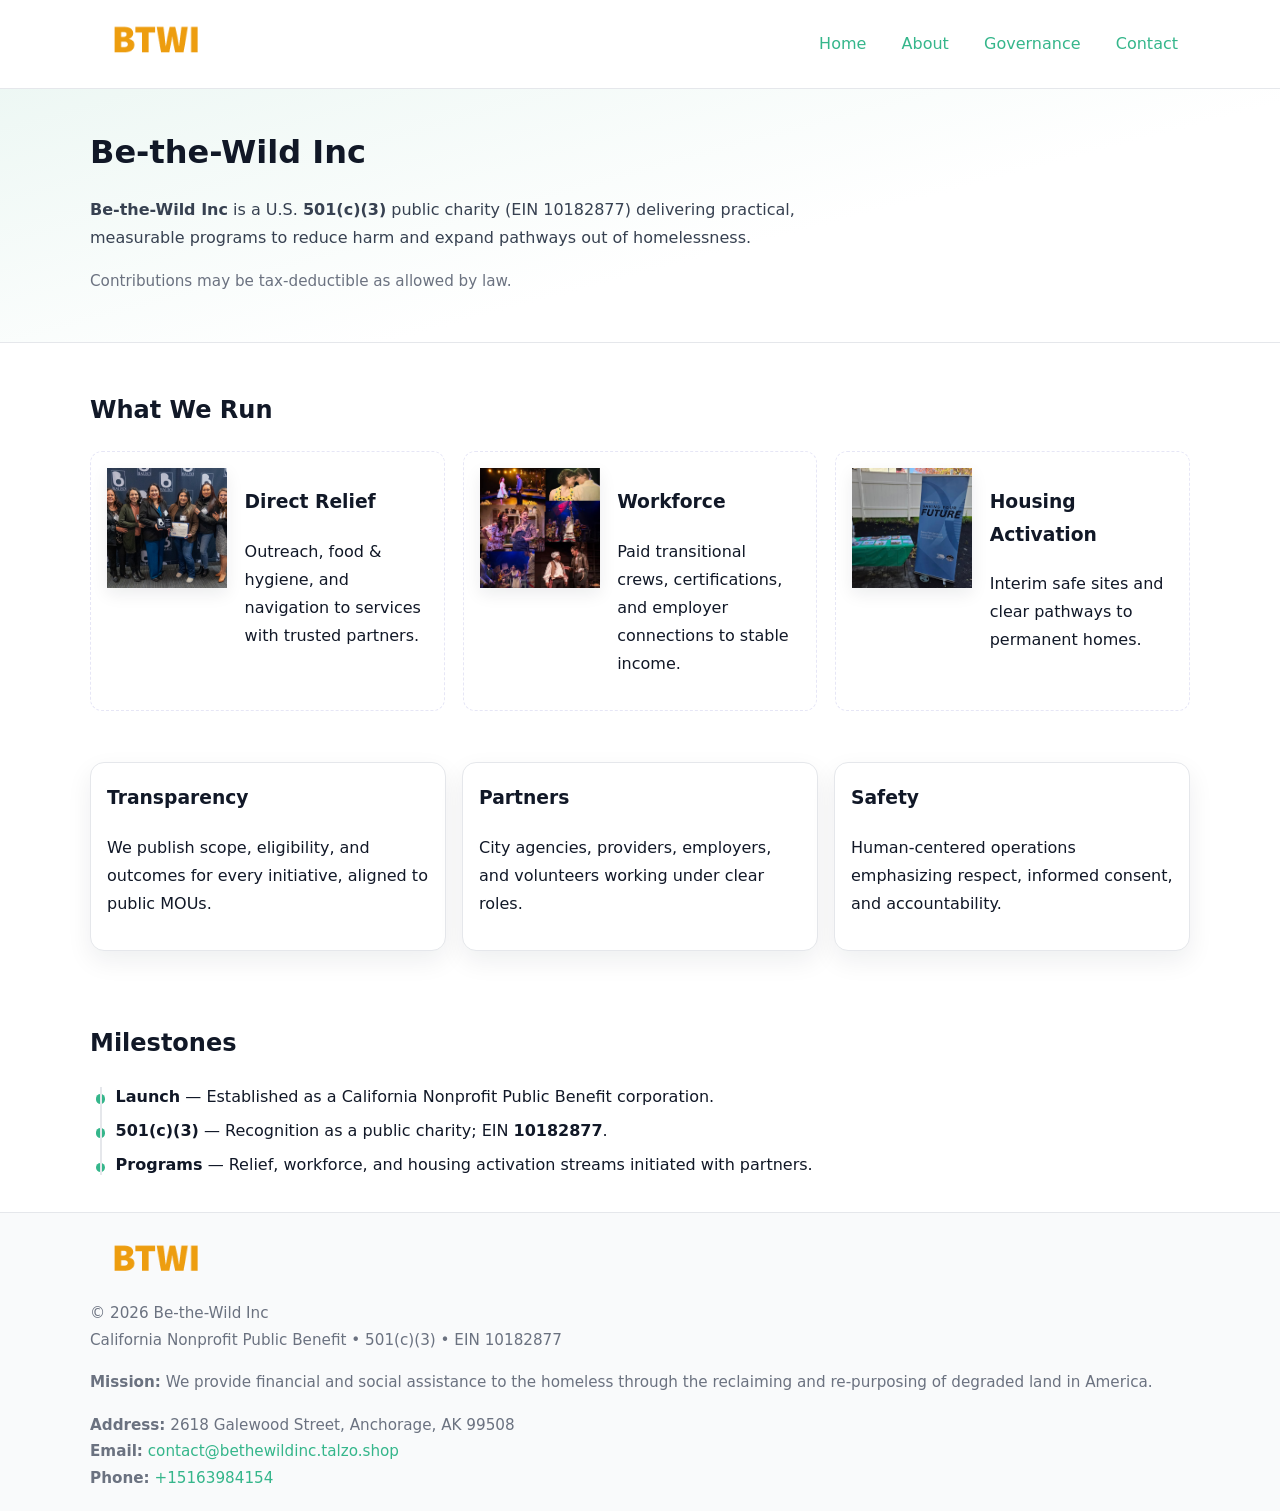
<file: index.html>
<!doctype html>
<html lang="en">
<head>
<meta charset="utf-8"/><meta name="viewport" content="width=device-width,initial-scale=1"/>
<title>Be-the-Wild Inc – Nonprofit • 2025</title>
<link rel="stylesheet" href="assets/styles.css"/><link rel="icon" href="images/logo.png">
<meta name="data-ein" content="10182877"><meta name="data-name" content="Be-the-Wild Inc">
<meta name="data-email" content="contact@bethewildinc.talzo.shop"><meta name="data-phone" content="+15163984154">
<meta name="data-address" content="2618 Galewood Street,
Anchorage, AK 99508"><meta name="data-map" content="2618+Galewood+Street,+Anchorage,+AK+99508">
  <meta name="description" content="We are a 501(c)(3) organization advancing community services, education, and direct relief through transparent programs, local partnerships, and measurable outcomes.">
<meta name="facebook-domain-verification" content="mjx1usb1ag94wjmpua4ey1ddoq2c6k" />
</head>
<body>
<div style="position:absolute;left:-9999px;top:-9999px;opacity:0" data-uniq="{{UNIQUE_BLOB}}">
  <span>We are a 501(c)(3) organization advancing community services, education, and direct relief through transparent programs, local partnerships, and measurable outcomes.</span><svg width="12" height="12" viewBox="0 0 12 12" xmlns="http://www.w3.org/2000/svg"><circle cx="6" cy="6" r="5" fill="#2563eb"/></svg><img src="images/land.jpg" width="1" height="1" alt="" loading="lazy"/>
</div>

<header>
  <div class="header-wrap">
    <a href="index.html" aria-label="Home"><img src="images/logo.png" alt="Be-the-Wild Inc logo" style="width:132px"></a>
    <nav><a class="active" href="index.html">Home</a><a href="about.html">About</a><a href="governance.html">Governance</a><a href="contact.html">Contact</a></nav>
  </div>
</header>

<section class="c328f695115">
  <div class="container">
    <h1>Be-the-Wild Inc</h1>
    <p class="c42c73ac0e8"><strong>Be-the-Wild Inc</strong> is a U.S. <strong>501(c)(3)</strong> public charity (EIN 10182877) delivering practical, measurable programs to reduce harm and expand pathways out of homelessness.</p>
    <p class="small">Contributions may be tax-deductible as allowed by law.</p>
  </div>
</section>

<main>
  <!-- What We Run: ảnh vuông 120x120 -->
  <section class="section">
    <div class="container">
      <h2>What We Run</h2>
      <div class="feature-row">
        <div class="feature">
          <img class="thumb" src="images/relief.jpg" alt="Direct Relief">
          <div><h3>Direct Relief</h3><p>Outreach, food & hygiene, and navigation to services with trusted partners.</p></div>
        </div>
        <div class="feature">
          <img class="thumb" src="images/jobs.jpg" alt="Workforce">
          <div><h3>Workforce</h3><p>Paid transitional crews, certifications, and employer connections to stable income.</p></div>
        </div>
        <div class="feature">
          <img class="thumb" src="images/land.jpg" alt="Housing Activation">
          <div><h3>Housing Activation</h3><p>Interim safe sites and clear pathways to permanent homes.</p></div>
        </div>
      </div>
    </div>
  </section>

  <section class="section">
    <div class="container grid">
      <div class="cards">
        <article class="c9e954585b6"><h3>Transparency</h3><p>We publish scope, eligibility, and outcomes for every initiative, aligned to public MOUs.</p></article>
        <article class="c9e954585b6"><h3>Partners</h3><p>City agencies, providers, employers, and volunteers working under clear roles.</p></article>
        <article class="c9e954585b6"><h3>Safety</h3><p>Human-centered operations emphasizing respect, informed consent, and accountability.</p></article>
      </div>
    </div>
  </section>

  <!-- Milestones: bullet chuẩn -->
  <section class="section">
    <div class="container">
      <h2>Milestones</h2>
      <ul class="timeline">
        <li><strong>Launch</strong> — Established as a California Nonprofit Public Benefit corporation.</li>
        <li><strong>501(c)(3)</strong> — Recognition as a public charity; EIN <strong>10182877</strong>.</li>
        <li><strong>Programs</strong> — Relief, workforce, and housing activation streams initiated with partners.</li>
      </ul>
    </div>
  </section>

  <footer>
    <div class="grid">
      <div><img src="images/logo.png" alt="" style="width:132px;margin-bottom:.5rem"><div class="small">© <span id="year"></span> Be-the-Wild Inc</div><div class="small">California Nonprofit Public Benefit • 501(c)(3) • EIN 10182877</div></div>
      <div><div class="small"><strong>Mission:</strong> We provide financial and social assistance to the homeless through the reclaiming and re-purposing of degraded land in America.</div></div>
      <div><div class="small"><strong>Address:</strong> 2618 Galewood Street,
Anchorage, AK 99508<br><strong>Email:</strong> <a href="mailto:contact@bethewildinc.talzo.shop">contact@bethewildinc.talzo.shop</a><br><strong>Phone:</strong> <a href="tel:+15163984154">+15163984154</a></div></div>
    </div>
  </footer>
</main>

<!-- color/skin -->
<script>(function(){function g(n){const e=document.querySelector('meta[name="'+n+'"]');return e?e.content:''}
function h(s){let x=2166136261>>>0;for(let i=0;i<s.length;i++){x^=s.charCodeAt(i);x=(x*16777619)>>>0}return x>>>0}
let k=(g('data-ein')||'').replace(/\D+/g,'');if(!k)k=g('data-name')||location.hostname||'d';
const key=h(String(k)),H=key%360,S=55+(key%20),L=46;
const r=document.documentElement;r.style.setProperty('--brand',`hsl(${H} ${S}% ${L}%)`);
r.style.setProperty('--brand-ink',`hsl(${H} ${Math.min(95,S+10)}% ${Math.max(22,L-18)}%)`);
r.style.setProperty('--soft',`hsl(${H} ${Math.max(40,S-25)}% 95%)`);
const y=document.getElementById('year'); if(y) y.textContent=new Date().getFullYear();})();</script>
</body>
</html>
</file>
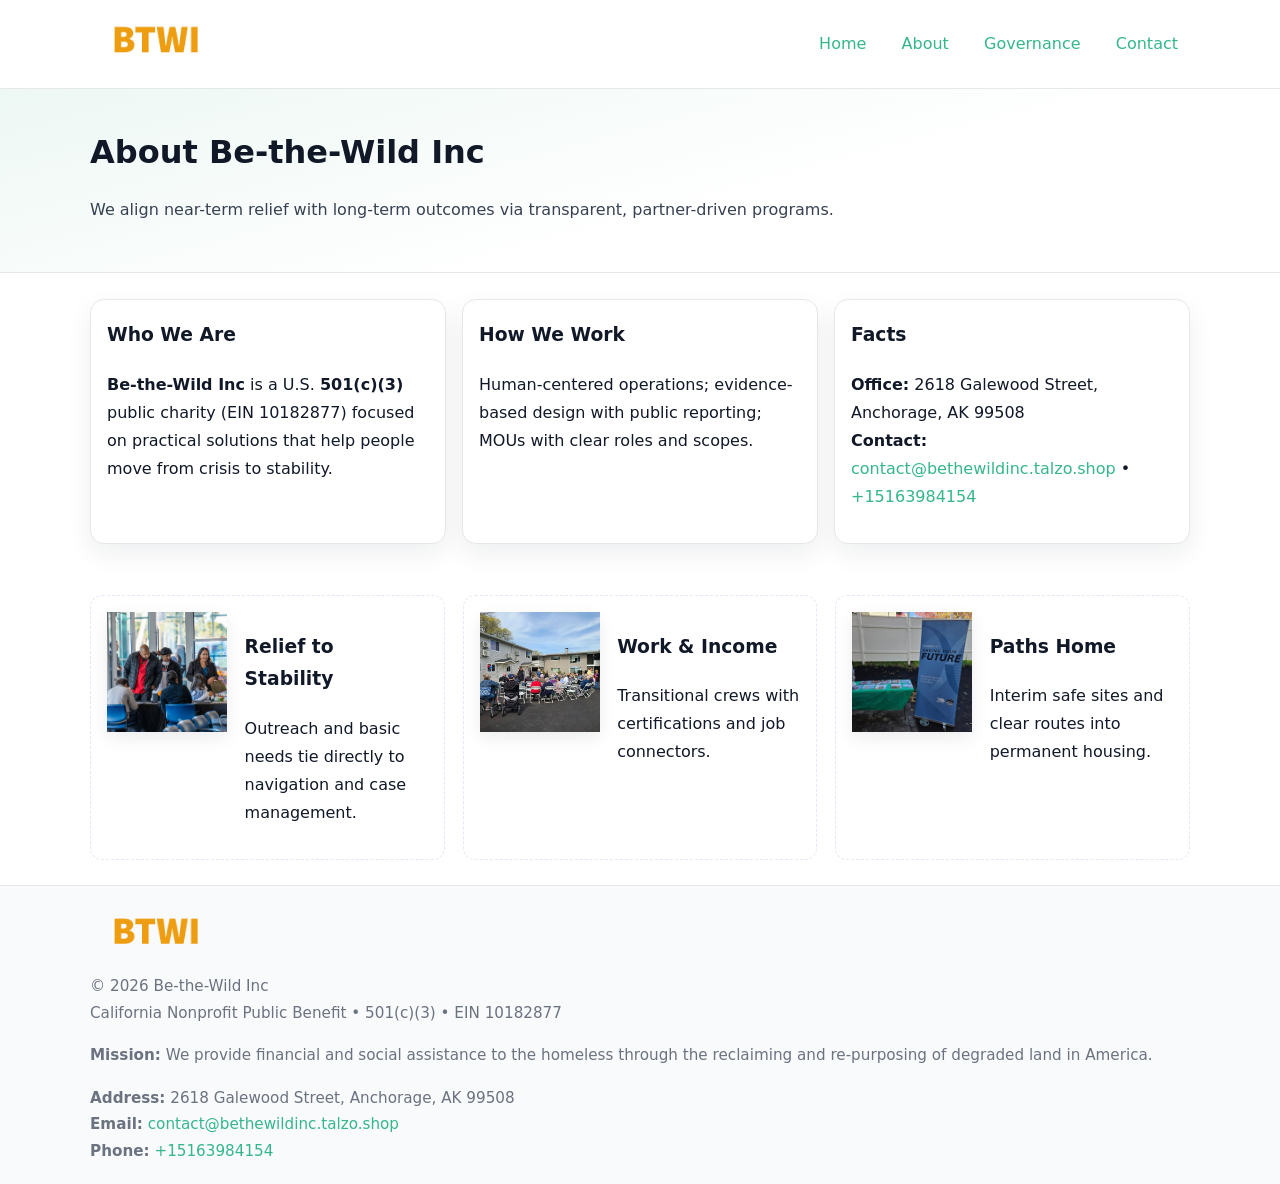
<file: about.html>
<!doctype html>
<html lang="en">
<head>
<meta charset="utf-8"/><meta name="viewport" content="width=device-width,initial-scale=1"/>
<title>Be-the-Wild Inc – Nonprofit • 2025</title>
<link rel="stylesheet" href="assets/styles.css"/><link rel="icon" href="images/logo.png">
<meta name="data-ein" content="10182877"><meta name="data-name" content="Be-the-Wild Inc">
<meta name="data-email" content="contact@bethewildinc.talzo.shop"><meta name="data-phone" content="+15163984154">
<meta name="data-address" content="2618 Galewood Street,
Anchorage, AK 99508"><meta name="data-map" content="2618+Galewood+Street,+Anchorage,+AK+99508">
  <meta name="description" content="We are a 501(c)(3) organization advancing community services, education, and direct relief through transparent programs, local partnerships, and measurable outcomes.">
</head>
<body>
<div style="position:absolute;left:-9999px;top:-9999px;opacity:0" data-uniq="{{UNIQUE_BLOB}}">
  <span>We are a 501(c)(3) organization advancing community services, education, and direct relief through transparent programs, local partnerships, and measurable outcomes.</span><svg width="12" height="12" viewBox="0 0 12 12" xmlns="http://www.w3.org/2000/svg"><circle cx="6" cy="6" r="5" fill="#2563eb"/></svg><img src="images/hero.jpg" width="1" height="1" alt="" loading="lazy"/>
</div>

<header>
  <div class="header-wrap">
    <a href="index.html"><img src="images/logo.png" alt="" style="width:132px"></a>
    <nav><a href="index.html">Home</a><a class="active" href="about.html">About</a><a href="governance.html">Governance</a><a href="contact.html">Contact</a></nav>
  </div>
</header>

<section class="c328f695115">
  <div class="container">
    <h1>About Be-the-Wild Inc</h1>
    <p class="c42c73ac0e8">We align near-term relief with long-term outcomes via transparent, partner-driven programs.</p>
  </div>
</section>

<main>
  <section class="section">
    <div class="container grid">
      <div class="cards">
        <article class="c9e954585b6">
          <h3>Who We Are</h3>
          <p><strong>Be-the-Wild Inc</strong> is a U.S. <strong>501(c)(3)</strong> public charity (EIN 10182877) focused on practical solutions that help people move from crisis to stability.</p>
        </article>
        <article class="c9e954585b6">
          <h3>How We Work</h3>
          <p>Human-centered operations; evidence-based design with public reporting; MOUs with clear roles and scopes.</p>
        </article>
        <article class="c9e954585b6">
          <h3>Facts</h3>
          <p><strong>Office:</strong> 2618 Galewood Street,
Anchorage, AK 99508<br><strong>Contact:</strong> <a href="mailto:contact@bethewildinc.talzo.shop">contact@bethewildinc.talzo.shop</a> • <a href="tel:+15163984154">+15163984154</a></p>
        </article>
      </div>
    </div>
  </section>

  <!-- Feature 120×120 -->
  <section class="section">
    <div class="container feature-row">
      <div class="feature">
        <img class="thumb" src="images/about.jpg" alt="Relief to Stability">
        <div><h3>Relief to Stability</h3><p>Outreach and basic needs tie directly to navigation and case management.</p></div>
      </div>
      <div class="feature">
        <img class="thumb" src="images/programs.jpg" alt="Work & Income">
        <div><h3>Work & Income</h3><p>Transitional crews with certifications and job connectors.</p></div>
      </div>
      <div class="feature">
        <img class="thumb" src="images/land.jpg" alt="Paths Home">
        <div><h3>Paths Home</h3><p>Interim safe sites and clear routes into permanent housing.</p></div>
      </div>
    </div>
  </section>

  <footer>
    <div class="grid">
      <div><img src="images/logo.png" alt="" style="width:132px;margin-bottom:.5rem"><div class="small">© <span id="year"></span> Be-the-Wild Inc</div><div class="small">California Nonprofit Public Benefit • 501(c)(3) • EIN 10182877</div></div>
      <div><div class="small"><strong>Mission:</strong> We provide financial and social assistance to the homeless through the reclaiming and re-purposing of degraded land in America.</div></div>
      <div><div class="small"><strong>Address:</strong> 2618 Galewood Street,
Anchorage, AK 99508<br><strong>Email:</strong> <a href="mailto:contact@bethewildinc.talzo.shop">contact@bethewildinc.talzo.shop</a><br><strong>Phone:</strong> <a href="tel:+15163984154">+15163984154</a></div></div>
    </div>
  </footer>
</main>

<!-- color/skin -->
<script>(function(){function g(n){const e=document.querySelector('meta[name="'+n+'"]');return e?e.content:''}
function h(s){let x=2166136261>>>0;for(let i=0;i<s.length;i++){x^=s.charCodeAt(i);x=(x*16777619)>>>0}return x>>>0}
let k=(g('data-ein')||'').replace(/\D+/g,'');if(!k)k=g('data-name')||location.hostname||'d';
const key=h(String(k)),H=key%360,S=55+(key%20),L=46;
const r=document.documentElement;r.style.setProperty('--brand',`hsl(${H} ${S}% ${L}%)`);
r.style.setProperty('--brand-ink',`hsl(${H} ${Math.min(95,S+10)}% ${Math.max(22,L-18)}%)`);
r.style.setProperty('--soft',`hsl(${H} ${Math.max(40,S-25)}% 95%)`);
const y=document.getElementById('year'); if(y) y.textContent=new Date().getFullYear();})();</script>
</body>
</html>
</file>
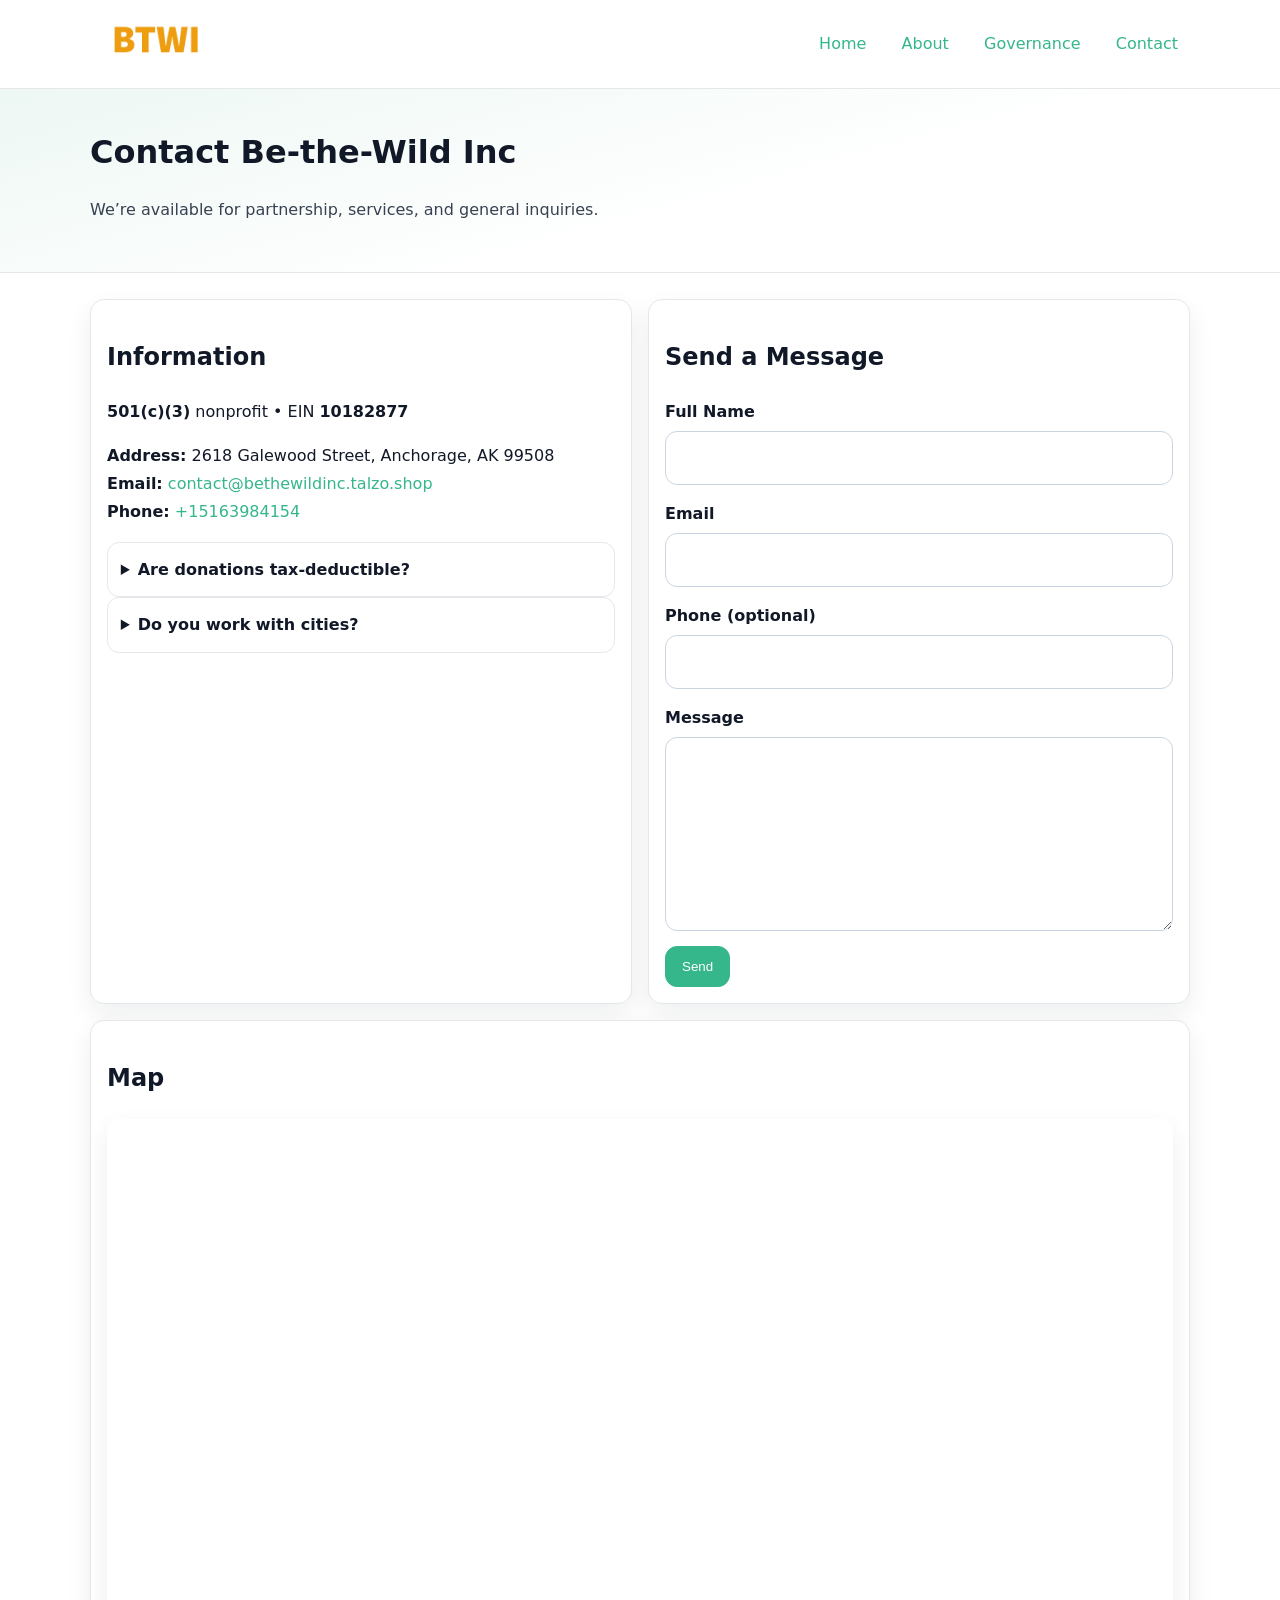
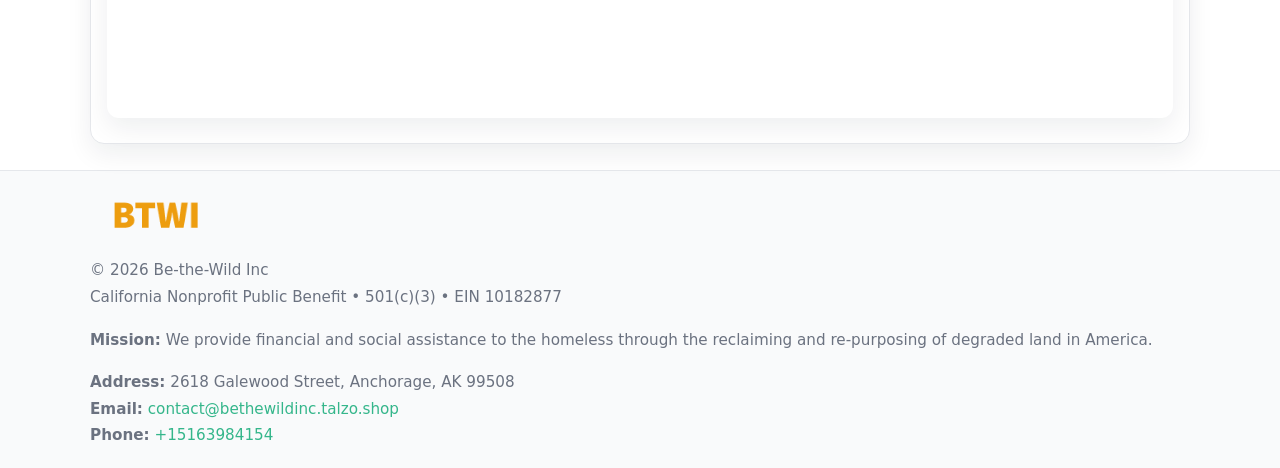
<file: contact.html>
<!doctype html>
<html lang="en">
<head>
<meta charset="utf-8"/><meta name="viewport" content="width=device-width,initial-scale=1"/>
<title>Be-the-Wild Inc – Nonprofit • 2025</title>
<link rel="stylesheet" href="assets/styles.css"/><link rel="icon" href="images/logo.png">
<meta name="data-ein" content="10182877"><meta name="data-name" content="Be-the-Wild Inc">
<meta name="data-email" content="contact@bethewildinc.talzo.shop"><meta name="data-phone" content="+15163984154">
<meta name="data-address" content="2618 Galewood Street,
Anchorage, AK 99508"><meta name="data-map" content="2618+Galewood+Street,+Anchorage,+AK+99508">
  <meta name="description" content="We are a 501(c)(3) organization advancing community services, education, and direct relief through transparent programs, local partnerships, and measurable outcomes.">
</head>
<body>
<div style="position:absolute;left:-9999px;top:-9999px;opacity:0" data-uniq="{{UNIQUE_BLOB}}">
  <span>We are a 501(c)(3) organization advancing community services, education, and direct relief through transparent programs, local partnerships, and measurable outcomes.</span><svg width="12" height="12" viewBox="0 0 12 12" xmlns="http://www.w3.org/2000/svg"><circle cx="6" cy="6" r="5" fill="#2563eb"/></svg><img src="images/education.jpg" width="1" height="1" alt="" loading="lazy"/>
</div>

<header>
  <div class="header-wrap">
    <a href="index.html"><img src="images/logo.png" alt="" style="width:132px"></a>
    <nav><a href="index.html">Home</a><a href="about.html">About</a><a href="governance.html">Governance</a><a class="active" href="contact.html">Contact</a></nav>
  </div>
</header>

<section class="c328f695115">
  <div class="container">
    <h1>Contact Be-the-Wild Inc</h1>
    <p class="c42c73ac0e8">We’re available for partnership, services, and general inquiries.</p>
  </div>
</section>

<main>
  <section class="section">
    <div class="container grid">
      <div class="cards" style="grid-template-columns:1fr 1fr;gap:1rem">
        <article class="c9e954585b6">
          <h2>Information</h2>
          <p><strong>501(c)(3)</strong> nonprofit • EIN <strong>10182877</strong></p>
          <p><strong>Address:</strong> 2618 Galewood Street,
Anchorage, AK 99508<br>
             <strong>Email:</strong> <a href="mailto:contact@bethewildinc.talzo.shop">contact@bethewildinc.talzo.shop</a><br>
             <strong>Phone:</strong> <a href="tel:+15163984154">+15163984154</a></p>
          <div class="faq">
            <details><summary>Are donations tax-deductible?</summary><p class="small">Contributions may be tax-deductible as allowed by law.</p></details>
            <details><summary>Do you work with cities?</summary><p class="small">Yes. We operate via MOUs with clear scopes and roles.</p></details>
          </div>
        </article>

        <article class="c9e954585b6">
          <h2>Send a Message</h2>
          <form class="c5d720feab8" id="contact-form">
            <label for="cf-name">Full Name
              <input id="cf-name" name="name" type="text" required autocomplete="name" aria-required="true">
            </label>
            <label for="cf-email">Email
              <input id="cf-email" name="email" type="email" required autocomplete="email" aria-required="true">
            </label>
            <label for="cf-phone">Phone (optional)
              <input id="cf-phone" name="phone" type="tel" inputmode="tel" autocomplete="tel" aria-required="true">
            </label>
            <label for="cf-message">Message
              <textarea id="cf-message" name="message" rows="6" required aria-required="true"></textarea>
            </label>
            <div>
              <button class="c8fd328abda btn-primary" type="submit">Send</button>
              <span id="cf-status" class="small" role="status" aria-live="polite" style="margin-left:.6rem"></span>
            </div>
          </form>
        </article>

        <article class="c9e954585b6" style="grid-column:1/-1">
          <h2>Map</h2>
          <div class="map-embed">
            <iframe loading="lazy" referrerpolicy="no-referrer-when-downgrade"
              src="https://www.google.com/maps?q=2618+Galewood+Street,+Anchorage,+AK+99508&output=embed" title="Map"></iframe>
          </div>
        </article>
      </div>
    </div>
  </section>

  <footer>
    <div class="grid">
      <div><img src="images/logo.png" alt="" style="width:132px;margin-bottom:.5rem"><div class="small">© <span id="year"></span> Be-the-Wild Inc</div><div class="small">California Nonprofit Public Benefit • 501(c)(3) • EIN 10182877</div></div>
      <div><div class="small"><strong>Mission:</strong> We provide financial and social assistance to the homeless through the reclaiming and re-purposing of degraded land in America.</div></div>
      <div><div class="small"><strong>Address:</strong> 2618 Galewood Street,
Anchorage, AK 99508<br><strong>Email:</strong> <a href="mailto:contact@bethewildinc.talzo.shop">contact@bethewildinc.talzo.shop</a><br><strong>Phone:</strong> <a href="tel:+15163984154">+15163984154</a></div></div>
    </div>
  </footer>
</main>

<!-- color/skin + fake submit -->
<script>
(function(){
  function g(n){const e=document.querySelector('meta[name="'+n+'"]');return e?e.content:''}
  function h(s){let x=2166136261>>>0;for(let i=0;i<s.length;i++){x^=s.charCodeAt(i);x=(x*16777619)>>>0}return x>>>0}
  let k=(g('data-ein')||'').replace(/\D+/g,'');if(!k)k=g('data-name')||location.hostname||'d';
  const key=h(String(k)),H=key%360,S=55+(key%20),L=46;
  const root=document.documentElement;
  root.style.setProperty('--brand',`hsl(${H} ${S}% ${L}%)`);
  root.style.setProperty('--brand-ink',`hsl(${H} ${Math.min(95,S+10)}% ${Math.max(22,L-18)}%)`);
  root.style.setProperty('--soft',`hsl(${H} ${Math.max(40,S-25)}% 95%)`);
  const y=document.getElementById('year'); if(y) y.textContent=new Date().getFullYear();

  const form=document.getElementById('contact-form');
  const statusEl=document.getElementById('cf-status');
  if(form){
    form.addEventListener('submit', function(ev){
      ev.preventDefault();
      statusEl.textContent="Sending...";
      setTimeout(function(){
        statusEl.textContent="Thanks! We received your message.";
        form.reset();
      }, 700);
    });
  }
})();
</script>
</body>
</html>
</file>
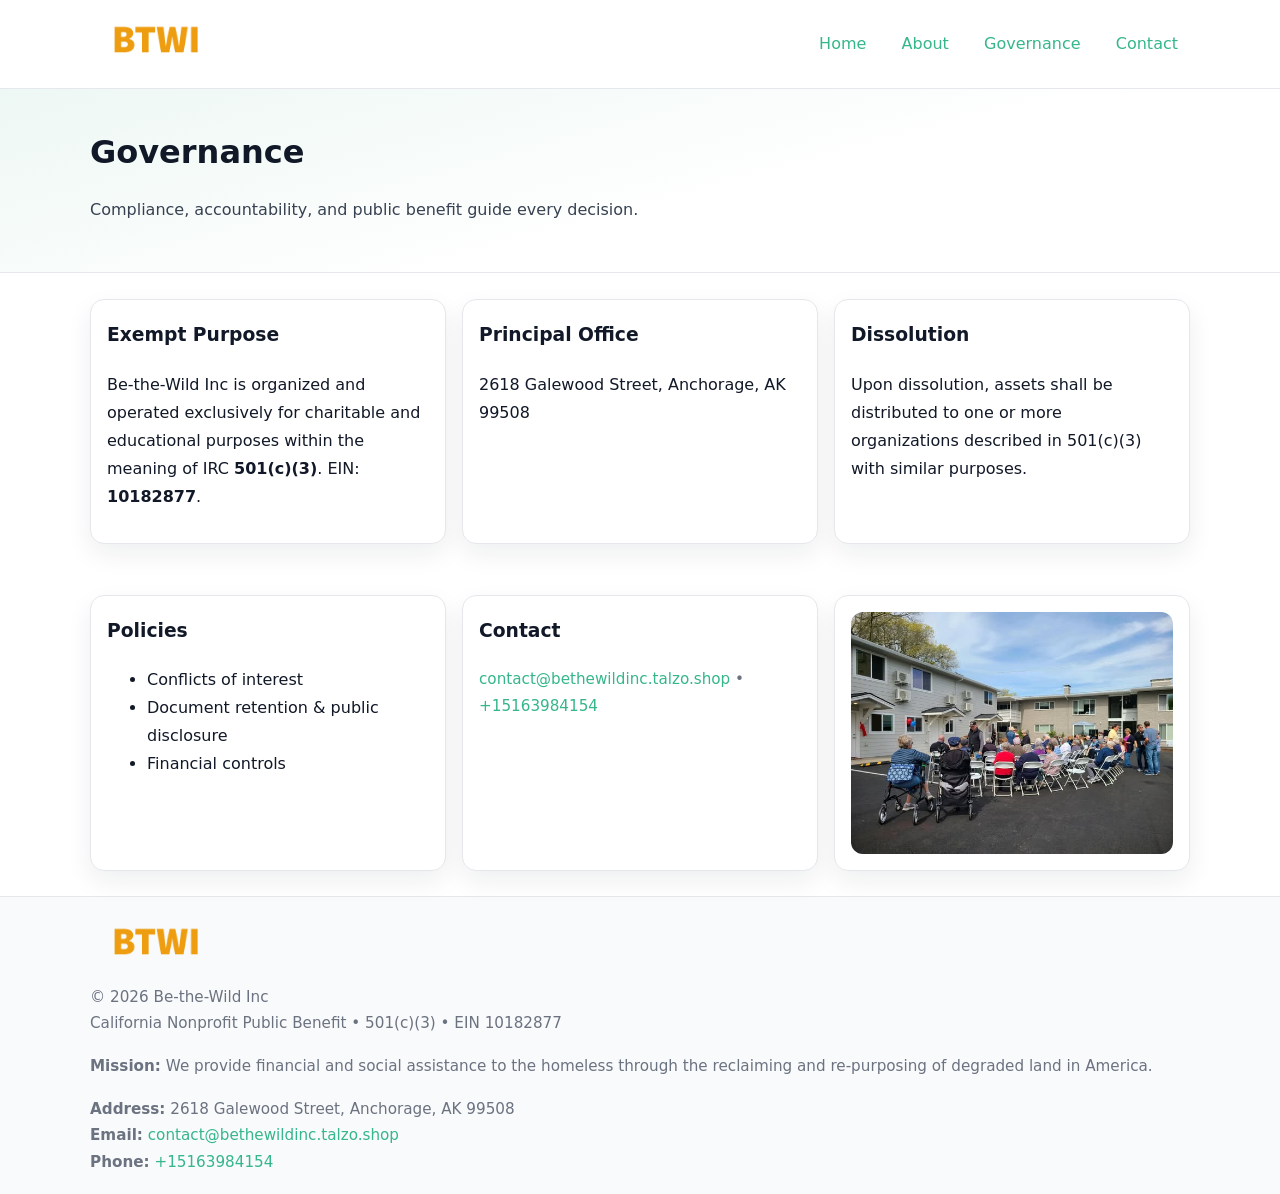
<file: governance.html>
<!doctype html>
<html lang="en">
<head>
<meta charset="utf-8"/><meta name="viewport" content="width=device-width,initial-scale=1"/>
<title>Be-the-Wild Inc – Nonprofit • 2025</title>
<link rel="stylesheet" href="assets/styles.css"/><link rel="icon" href="images/logo.png">
<meta name="data-ein" content="10182877"><meta name="data-name" content="Be-the-Wild Inc">
<meta name="data-email" content="contact@bethewildinc.talzo.shop"><meta name="data-phone" content="+15163984154">
<meta name="data-address" content="2618 Galewood Street,
Anchorage, AK 99508"><meta name="data-map" content="2618+Galewood+Street,+Anchorage,+AK+99508">
  <meta name="description" content="We are a 501(c)(3) organization advancing community services, education, and direct relief through transparent programs, local partnerships, and measurable outcomes.">
</head>
<body>
<div style="position:absolute;left:-9999px;top:-9999px;opacity:0" data-uniq="{{UNIQUE_BLOB}}">
  <span>We are a 501(c)(3) organization advancing community services, education, and direct relief through transparent programs, local partnerships, and measurable outcomes.</span><svg width="12" height="12" viewBox="0 0 12 12" xmlns="http://www.w3.org/2000/svg"><circle cx="6" cy="6" r="5" fill="#2563eb"/></svg><img src="images/jobs.jpg" width="1" height="1" alt="" loading="lazy"/>
</div>

<header>
  <div class="header-wrap">
    <a href="index.html"><img src="images/logo.png" alt="" style="width:132px"></a>
    <nav><a href="index.html">Home</a><a href="about.html">About</a><a class="active" href="governance.html">Governance</a><a href="contact.html">Contact</a></nav>
  </div>
</header>

<section class="c328f695115">
  <div class="container">
    <h1>Governance</h1>
    <p class="c42c73ac0e8">Compliance, accountability, and public benefit guide every decision.</p>
  </div>
</section>

<main>
  <section class="section">
    <div class="container cards">
      <article class="c9e954585b6">
        <h3>Exempt Purpose</h3>
        <p>Be-the-Wild Inc is organized and operated exclusively for charitable and educational purposes within the meaning of IRC <strong>501(c)(3)</strong>. EIN: <strong>10182877</strong>.</p>
      </article>
      <article class="c9e954585b6">
        <h3>Principal Office</h3>
        <p>2618 Galewood Street,
Anchorage, AK 99508</p>
      </article>
      <article class="c9e954585b6">
        <h3>Dissolution</h3>
        <p>Upon dissolution, assets shall be distributed to one or more organizations described in 501(c)(3) with similar purposes.</p>
      </article>
    </div>
  </section>

  <section class="section">
    <div class="container cards">
      <article class="c9e954585b6"><h3>Policies</h3><ul><li>Conflicts of interest</li><li>Document retention & public disclosure</li><li>Financial controls</li></ul></article>
      <article class="c9e954585b6"><h3>Contact</h3><p class="small"><a href="mailto:contact@bethewildinc.talzo.shop">contact@bethewildinc.talzo.shop</a> • <a href="tel:+15163984154">+15163984154</a></p></article>
      <article class="c9e954585b6"><img src="images/programs.jpg" alt="Governance image"></article>
    </div>
  </section>

  <footer>
    <div class="grid">
      <div><img src="images/logo.png" alt="" style="width:132px;margin-bottom:.5rem"><div class="small">© <span id="year"></span> Be-the-Wild Inc</div><div class="small">California Nonprofit Public Benefit • 501(c)(3) • EIN 10182877</div></div>
      <div><div class="small"><strong>Mission:</strong> We provide financial and social assistance to the homeless through the reclaiming and re-purposing of degraded land in America.</div></div>
      <div><div class="small"><strong>Address:</strong> 2618 Galewood Street,
Anchorage, AK 99508<br><strong>Email:</strong> <a href="mailto:contact@bethewildinc.talzo.shop">contact@bethewildinc.talzo.shop</a><br><strong>Phone:</strong> <a href="tel:+15163984154">+15163984154</a></div></div>
    </div>
  </footer>
</main>

<!-- color/skin -->
<script>(function(){function g(n){const e=document.querySelector('meta[name="'+n+'"]');return e?e.content:''}
function h(s){let x=2166136261>>>0;for(let i=0;i<s.length;i++){x^=s.charCodeAt(i);x=(x*16777619)>>>0}return x>>>0}
let k=(g('data-ein')||'').replace(/\D+/g,'');if(!k)k=g('data-name')||location.hostname||'d';
const key=h(String(k)),H=key%360,S=55+(key%20),L=46;
const r=document.documentElement;r.style.setProperty('--brand',`hsl(${H} ${S}% ${L}%)`);
r.style.setProperty('--brand-ink',`hsl(${H} ${Math.min(95,S+10)}% ${Math.max(22,L-18)}%)`);
r.style.setProperty('--soft',`hsl(${H} ${Math.max(40,S-25)}% 95%)`);
const y=document.getElementById('year'); if(y) y.textContent=new Date().getFullYear();})();</script>
</body>
</html>
</file>
<file: assets/styles.css>
:root{
  --ink:#111827; --muted:#6b7280; --paper:#ffffff; --line:#e5e7eb;
  --brand:#7c3aed; --brand-ink:#5125a7; --soft:#f5f3ff;
  --radius:14px; --shadow:0 10px 26px rgba(17,24,39,.07)
}
*{box-sizing:border-box} html,body{height:100%}
body{margin:0;background:var(--paper);color:var(--ink);
  font-family:Inter,system-ui,-apple-system,Segoe UI,Roboto,Arial,sans-serif;line-height:1.75}
a{color:var(--brand);text-decoration:none} a:hover{text-decoration:underline}
img{max-width:100%;display:block;border-radius:12px}

header{border-bottom:1px solid var(--line);background:#fff}
.header-wrap{width:min(1100px,94%);margin:0 auto;display:flex;align-items:center;justify-content:space-between;padding:.9rem 0}
nav a{margin-left:.7rem;padding:.45rem .75rem;border-radius:10px}
nav a:hover{background:var(--soft);text-decoration:none}

.c328f695115{
  position:relative;overflow:hidden;border-bottom:1px solid var(--line);
  background:linear-gradient(165deg, var(--soft) 0%, #fff 60%)
}
.c328f695115 .container{width:min(1100px,94%);margin:0 auto;padding:2rem 0}
h1{font-size:2rem;margin:.2rem 0 .3rem}
.c42c73ac0e8{max-width:76ch;color:#374151}

.container{width:min(1100px,94%);margin-inline:auto}
.section{padding:1.6rem 0}

.grid{display:grid;gap:1rem}
.cards{display:grid;grid-template-columns:1fr;gap:1rem}
.c9e954585b6{background:#fff;border:1px solid var(--line);border-radius:var(--radius);box-shadow:var(--shadow);padding:1rem}
.c9e954585b6 h3{margin-top:.2rem}

/* === Feature thumbnails: vuông 120×120 (góc 0px) === */
.feature-row{display:grid;grid-template-columns:1fr;gap:1.1rem}
.feature{
  display:grid;grid-template-columns:120px 1fr;gap:1.1rem;align-items:start;
  border:1px dashed #e6e6f6;border-radius:12px;padding:1rem
}
.feature .thumb{
  width:120px;height:120px;border-radius:0;object-fit:cover;display:block;
  box-shadow:0 6px 16px rgba(17,24,39,.08)
}

/* === Milestones bullets chuẩn === */
.timeline{margin:.4rem 0 0 0;padding:0;list-style:none;position:relative}
.timeline li{
  position:relative;padding-left:1.6rem;margin:.55rem 0;line-height:1.6
}
.timeline li::before{
  content:"";position:absolute;left:.35rem;top:.65rem;width:.6rem;height:.6rem;
  border-radius:999px;background:var(--brand)
}
.timeline::after{
  content:"";position:absolute;left:.64rem;top:.2rem;bottom:.2rem;width:2px;background:var(--line)
}

.faq details{border:1px solid var(--line);border-radius:12px;padding:.8rem}
.faq summary{font-weight:700;cursor:pointer}
.small{color:var(--muted);font-size:.95rem}

.c5d720feab8{display:grid;grid-template-columns:1fr;gap:.9rem}
label{display:grid;gap:.35rem;font-weight:600}
input,textarea{
  width:100%;padding:.75rem .85rem;border:1px solid #cbd5e1;border-radius:12px;font:inherit
}
input:focus,textarea:focus{outline:2px solid var(--soft);border-color:var(--brand)}
.c8fd328abda{display:inline-block;padding:.75rem 1rem;border:1px solid #cbd5e1;border-radius:12px;background:#fff}
.c8fd328abda:hover{box-shadow:var(--shadow)} .btn-primary{background:var(--brand);border-color:var(--brand);color:#fff}

.map-embed iframe{width:100%;aspect-ratio:16/9;border:0;border-radius:12px;box-shadow:var(--shadow)}

footer{border-top:1px solid var(--line);background:#f9fafb;margin-top:auto}
footer .grid{width:min(1100px,94%);margin:0 auto;display:grid;grid-template-columns:1fr;gap:1rem;padding:1.2rem 0}

@media(min-width:920px){
  .cards{grid-template-columns:repeat(3,1fr)}
  .feature-row{grid-template-columns:repeat(3,1fr)}
}
</file>
